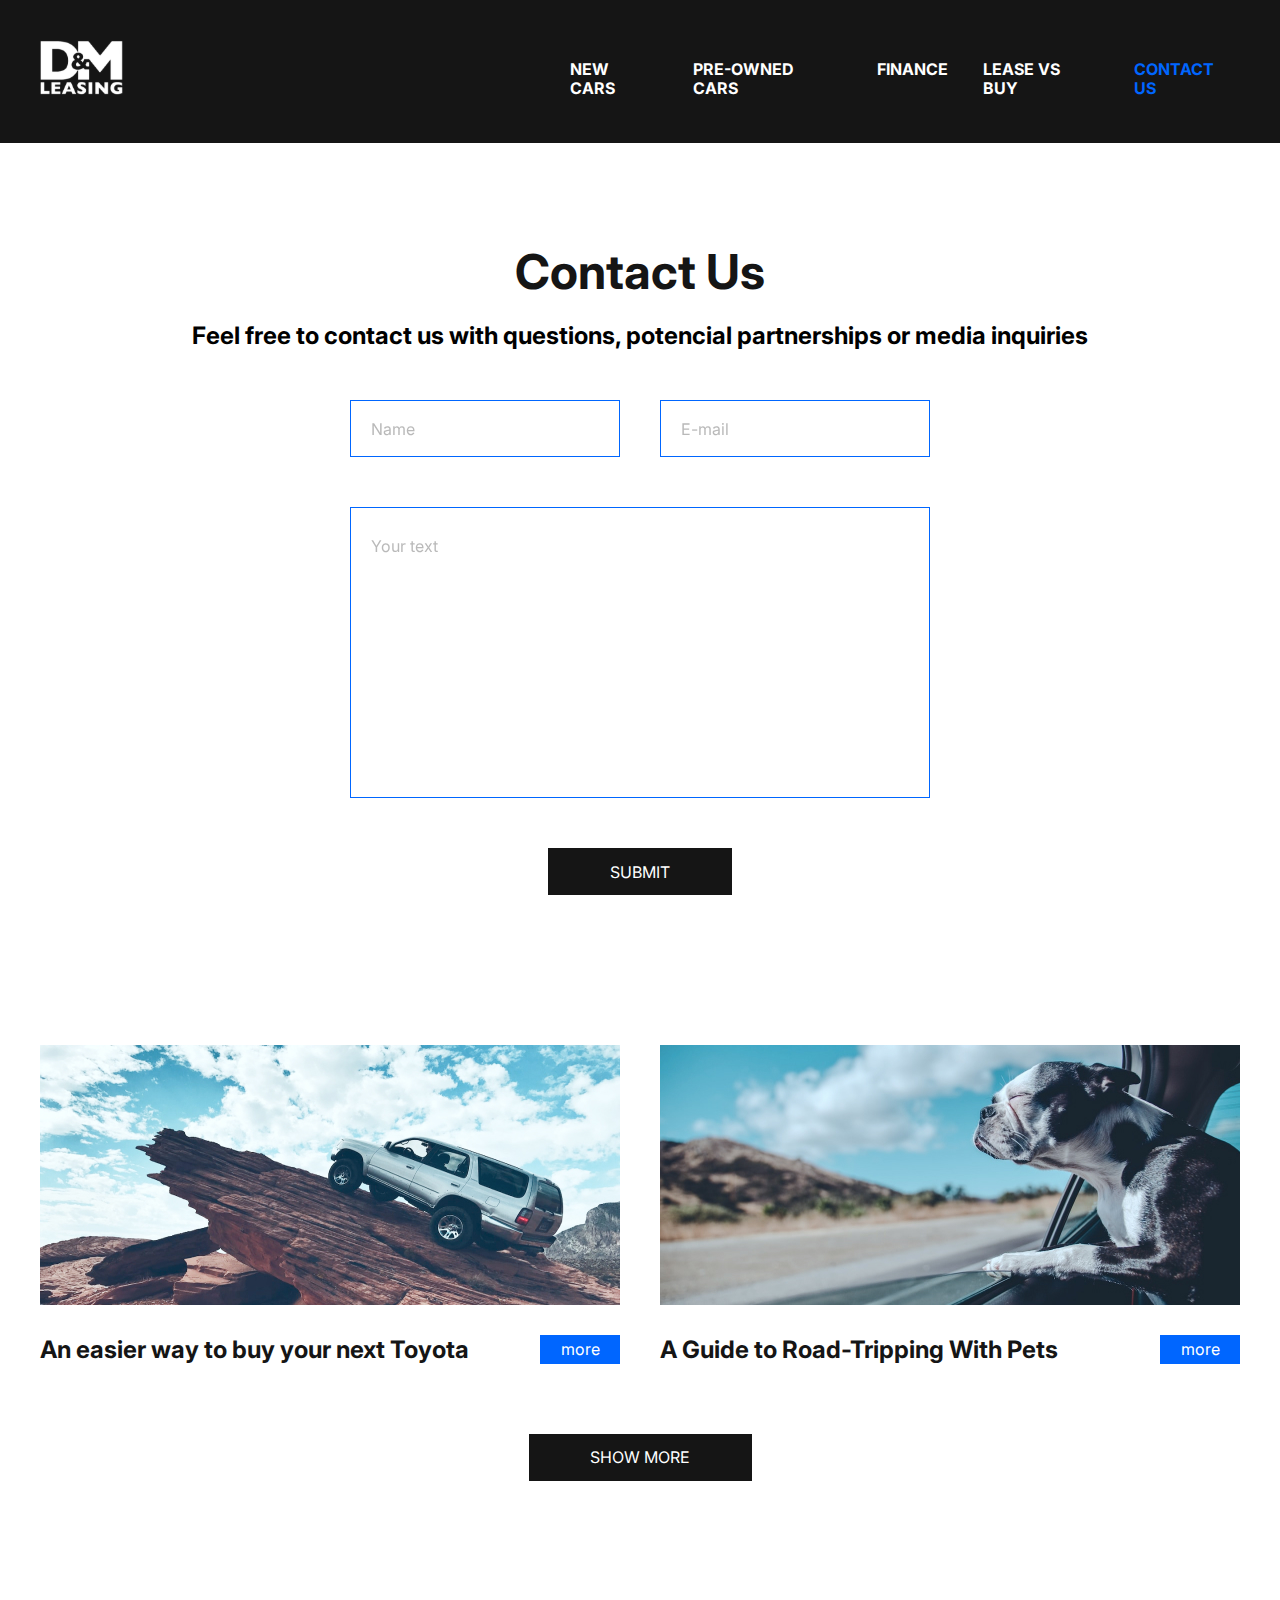
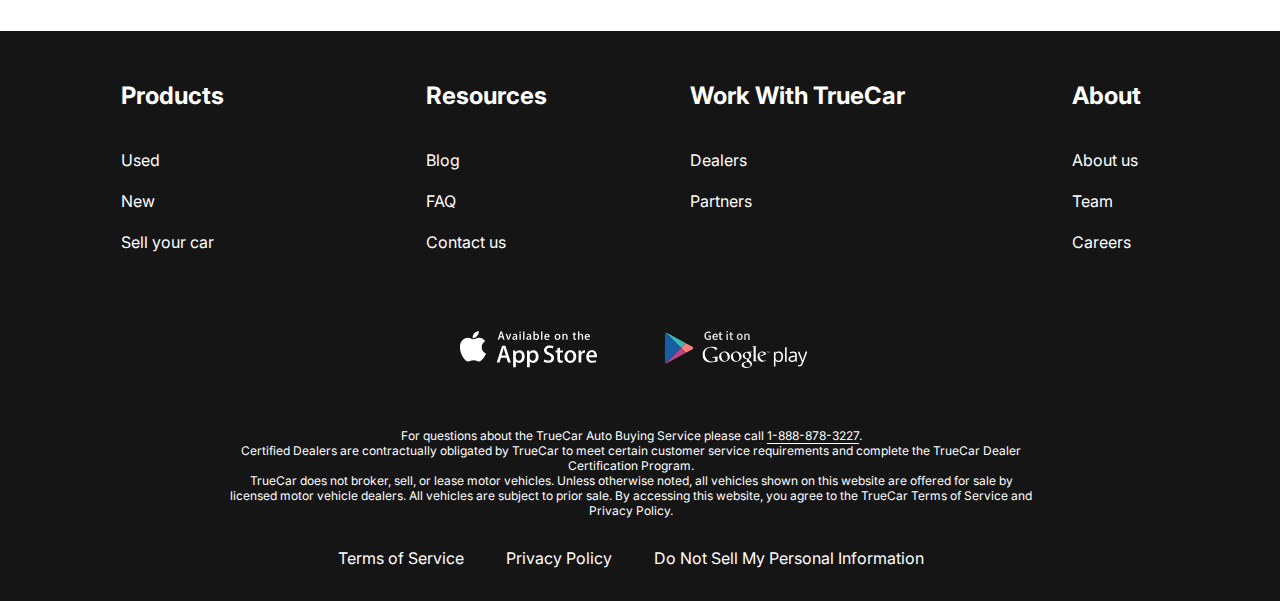
<file: contacts.html>
<!DOCTYPE html>
<html lang="en">
<head>
    <meta charset="UTF-8">
    <meta content="width=device-width, user-scalable=no, initial-scale=1.0, maximum-scale=1.0, minimum-scale=1.0" name="viewport">
    <meta content="ie=edge" http-equiv="X-UA-Compatible">
    <link href="css/my-normalize.css" rel="stylesheet">
    <link href="images/contacts.png" rel="icon"/>
    <link href="https://fonts.googleapis.com" rel="preconnect">
    <link crossorigin href="https://fonts.gstatic.com" rel="preconnect">
    <link href="https://fonts.googleapis.com/css2?family=Inter:wght@400;700&display=swap" rel="stylesheet">
    <link href="css/style.css" rel="stylesheet">
    <title>Contacts Us</title>
</head>
<body>

<div class="wrapper">
    <header class="header">
        <div class="container">
            <div class="header__inner">
                <a class="logo" href="index.html">
                    <img alt="logo" class="logo__img" src="images/logo.svg">
                </a>
                <nav class="menu">
                    <ul class="menu__list">
                        <li class="menu__list-item"><a class="menu__list-link" href="сhoose-car.html">NEW CARS</a></li>
                        <li class="menu__list-item"><a class="menu__list-link" href="#">PRE-OWNED CARS</a></li>
                        <li class="menu__list-item"><a class="menu__list-link" href="#">FINANCE</a></li>
                        <li class="menu__list-item"><a class="menu__list-link" href="#">LEASE VS BUY</a></li>
                        <li class="menu__list-item"><a class="menu__list-link menu__list-link--active" href="#">CONTACT US</a></li>
                    </ul>
                </nav>
            </div>
        </div>
    </header>
    <main class="main">
        <section class="contacts">
            <div class="container">
                <h2 class="contacts__title">Contact Us</h2>
                <p class="contacts__text">Feel free to contact us with questions, potencial partnerships or media inquiries</p>
                <form action="#" class="form">
                    <input class="form__input" type="text" placeholder="Name">
                    <input class="form__input" type="email" placeholder="E-mail">
                    <textarea class="form__textarea" placeholder="Your text"></textarea>
                    <button class="form__btn" type="submit">SUBMIT</button>
                </form>
            </div>
        </section>
        <section class="blog">
            <div class="container">
                <div class="blog__items">
                    <div class="blog__item">
                        <img src="images/blog-1.jpg" alt="blog-1" class="blog__item-img">
                        <h4 class="blog__item-title">An easier way to buy your next Toyota</h4>
                        <a href="#" class="blog__item-link">more</a>
                    </div>
                    <div class="blog__item">
                        <img src="images/blog-2.jpg" alt="blog-2" class="blog__item-img">
                        <h4 class="blog__item-title">A Guide to Road-Tripping With Pets</h4>
                        <a href="#" class="blog__item-link">more</a>
                    </div>
                </div>
                <a class="showmore__link" type="submit">SHOW MORE</a>
            </div>
        </section>
    </main>
    <footer class="footer">
        <div class="container">
            <div class="footer__inner">
                <nav class="footer__menu">
                    <ul class="footer__menu-list list-1">
                        <li class="footer__menu-item"><h3 class="footer__menu-title">Products</h3></li>
                        <li class="footer__menu-item"><a class="footer__menu-link" href="#">Used</a></li>
                        <li class="footer__menu-item"><a class="footer__menu-link" href="#">New</a></li>
                        <li class="footer__menu-item"><a class="footer__menu-link" href="#">Sell your car</a></li>
                    </ul>
                    <ul class="footer__menu-list list-2">
                        <li class="footer__menu-item"><h3 class="footer__menu-title">Resources</h3></li>
                        <li class="footer__menu-item"><a class="footer__menu-link" href="#">Blog</a></li>
                        <li class="footer__menu-item"><a class="footer__menu-link" href="#">FAQ</a></li>
                        <li class="footer__menu-item"><a class="footer__menu-link" href="#">Contact us</a></li>
                    </ul>
                    <ul class="footer__menu-list list-3">
                        <li class="footer__menu-item"><h3 class="footer__menu-title">Work With TrueCar</h3></li>
                        <li class="footer__menu-item"><a class="footer__menu-link" href="#">Dealers</a></li>
                        <li class="footer__menu-item"><a class="footer__menu-link" href="#">Partners</a></li>
                    </ul>
                    <ul class="footer__menu-list list-4">
                        <li class="footer__menu-item"><h3 class="footer__menu-title">About</h3></li>
                        <li class="footer__menu-item"><a class="footer__menu-link" href="#">About us</a></li>
                        <li class="footer__menu-item"><a class="footer__menu-link" href="#">Team</a></li>
                        <li class="footer__menu-item"><a class="footer__menu-link" href="#">Careers</a></li>
                    </ul>
                </nav>
                <ul class="app">
                    <li class="app__item"><a class="app__item-link" href="https://www.rustore.ru/" target="_blank"><img alt="appstore" class="app__item-img" src="images/appstore.svg"></a></li>
                    <li class="app__item"><a class="app__item-link" href="https://www.rustore.ru/" target="_blank"><img alt="googleplay" class="app__item-img" src="images/googleplay.svg"></a></li>
                </ul>
                <div class="footer__copy">
                    <p class="footer__copy-text">
                        For questions about the TrueCar Auto Buying Service please call <a class="footer__copy-telefon" href="tel:+18888783227">1-888-878-3227</a>.<br>
                        Certified Dealers are contractually obligated by TrueCar to meet certain customer service
                        requirements and complete the TrueCar Dealer<br>
                        Certification Program.
                    </p>
                    <p class="footer__copy-text">
                        TrueCar does not broker, sell, or lease motor vehicles. Unless otherwise noted, all vehicles shown on this website are offered for sale by<br>
                        licensed motor vehicle dealers. All
                        vehicles are subject to prior sale. By accessing this website, you agree to the TrueCar Terms of Service and<br>
                        Privacy Policy.
                    </p>
                </div>
                <nav class="copy__nav">
                    <ul class="copy__nav-list">
                        <li class="copy__nav-item"><a class="copy__nav-link" href="#">Terms of Service</a></li>
                        <li class="copy__nav-item"><a class="copy__nav-link" href="#">Privacy Policy</a></li>
                        <li class="copy__nav-item"><a class="copy__nav-link" href="#">Do Not Sell My Personal Information</a></li>
                    </ul>
                </nav>
            </div>
        </div>
    </footer>
</div>

</body>
</html>
</file>
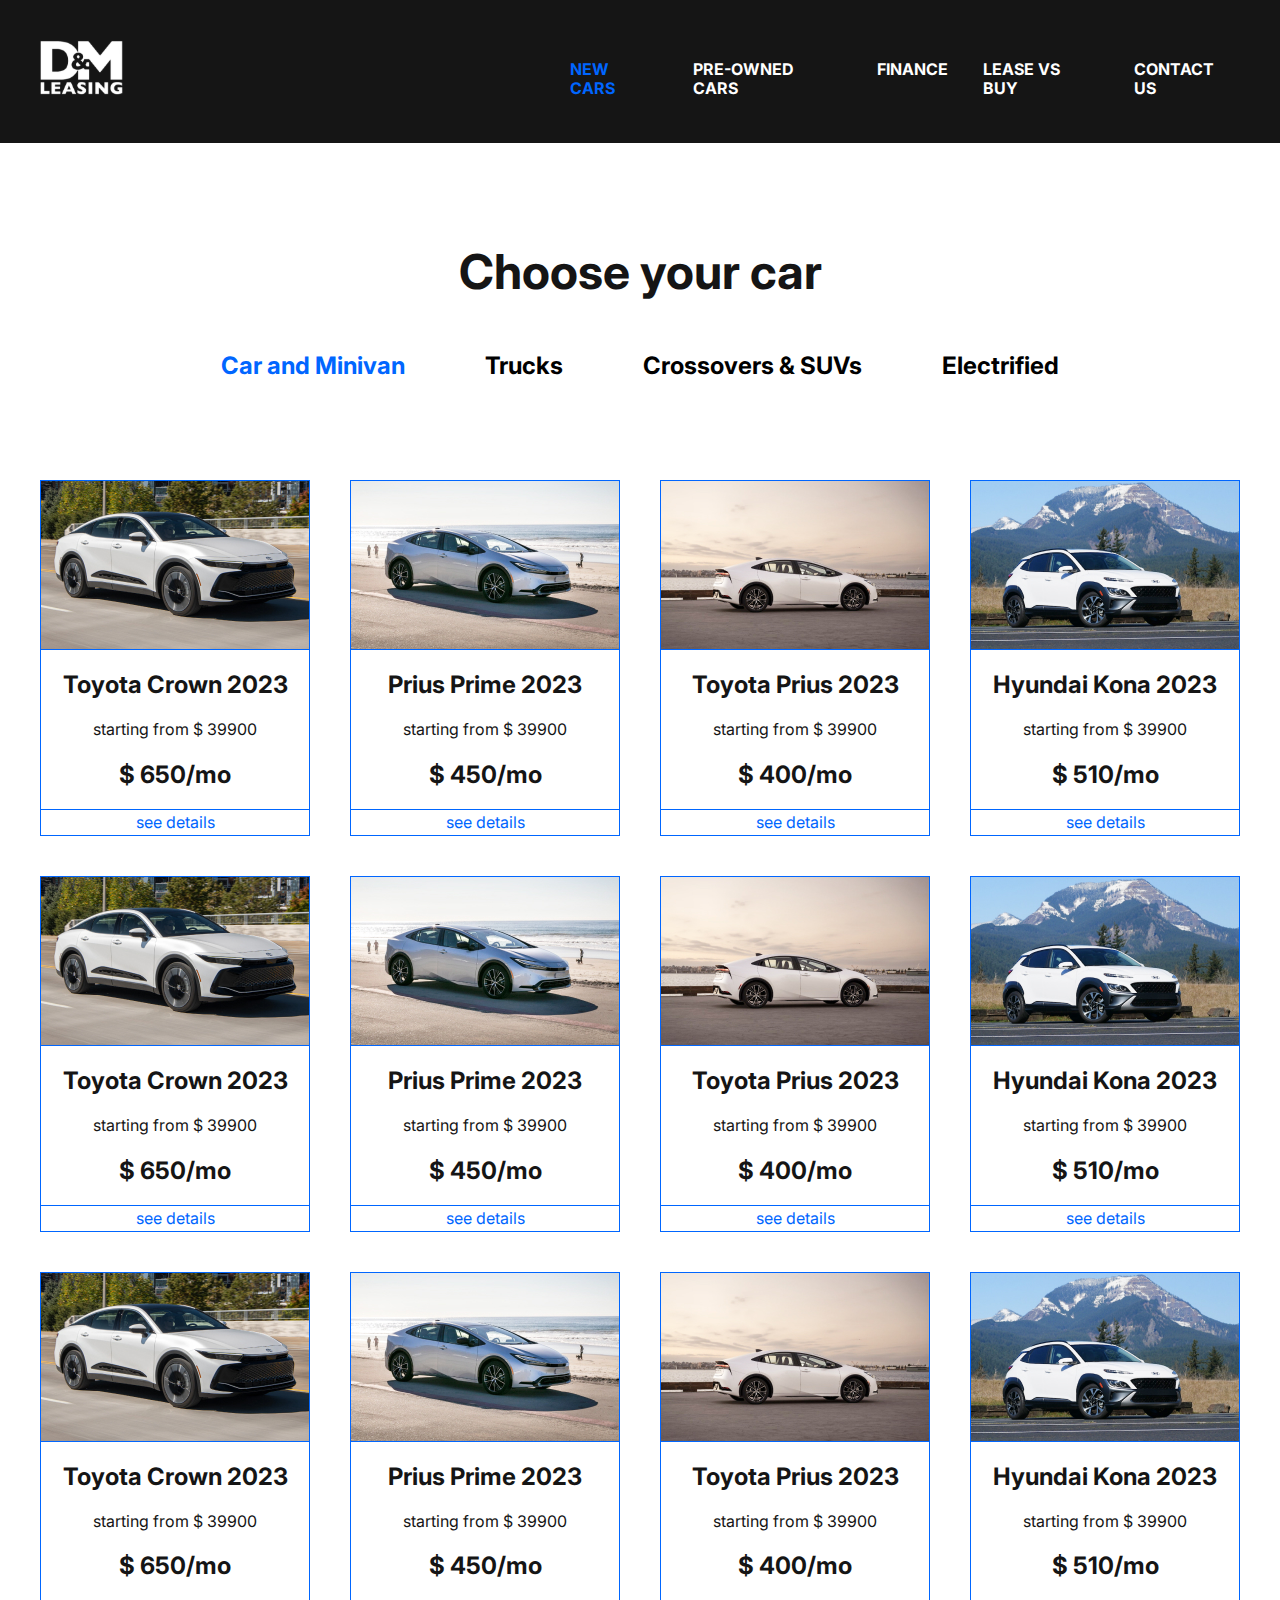
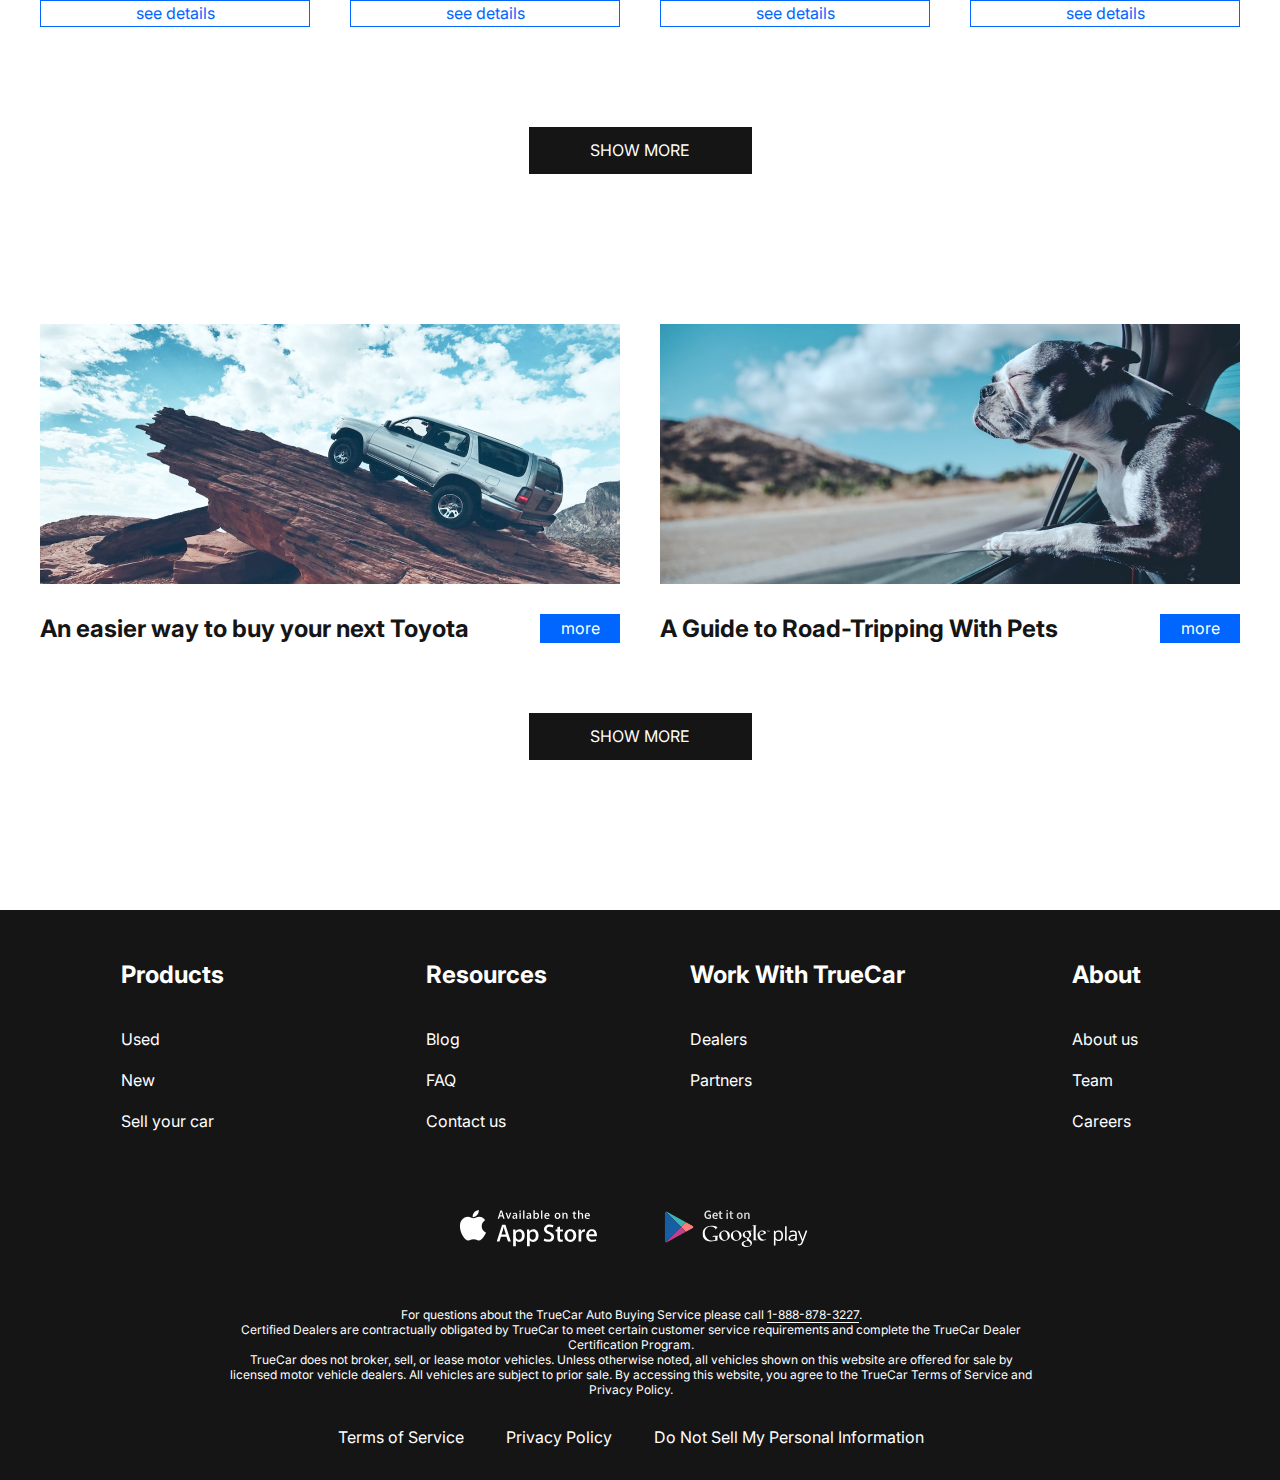
<file: сhoose-car.html>
<!DOCTYPE html>
<html lang="en">
<head>
    <meta charset="UTF-8">
    <meta content="width=device-width, user-scalable=no, initial-scale=1.0, maximum-scale=1.0, minimum-scale=1.0" name="viewport">
    <meta content="ie=edge" http-equiv="X-UA-Compatible">
    <link href="css/my-normalize.css" rel="stylesheet">
    <link href="images/catalog.png" rel="icon"/>
    <link href="https://fonts.googleapis.com" rel="preconnect">
    <link crossorigin href="https://fonts.gstatic.com" rel="preconnect">
    <link href="https://fonts.googleapis.com/css2?family=Inter:wght@400;700&display=swap" rel="stylesheet">
    <link href="css/style.css" rel="stylesheet">
    <title>Choose your car</title>
</head>
<body>

<div class="wrapper">
    <header class="header">
        <div class="container">
            <div class="header__inner">
                <a class="logo" href="index.html">
                    <img alt="logo" class="logo__img" src="images/logo.svg">
                </a>
                <nav class="menu">
                    <ul class="menu__list">
                        <li class="menu__list-item"><a class="menu__list-link menu__list-link--active" href="#">NEW CARS</a></li>
                        <li class="menu__list-item"><a class="menu__list-link" href="#">PRE-OWNED CARS</a></li>
                        <li class="menu__list-item"><a class="menu__list-link" href="#">FINANCE</a></li>
                        <li class="menu__list-item"><a class="menu__list-link" href="#">LEASE VS BUY</a></li>
                        <li class="menu__list-item"><a class="menu__list-link" href="contacts.html">CONTACT US</a></li>
                    </ul>
                </nav>
            </div>
        </div>
    </header>
    <main class="main">
        <section class="choose">
            <div class="container">
                <h2 class="section__title">Choose your car</h2>
                <div class="tabs">
                    <div class="tabs__btn">
                        <button class="tabs__btn-item tabs__btn-item--active" data-button="content-1">Car and Minivan</button>
                        <button class="tabs__btn-item" data-button="content-2">Trucks</button>
                        <button class="tabs__btn-item" data-button="content-3">Crossovers & SUVs</button>
                        <button class="tabs__btn-item" data-button="content-4">Electrified</button>
                    </div>
                    <div class="tabs__content">
                        <div class="tabs__content-item tabs__content-item--active" id="content-1">
                            <div class="card">
                                <img src="images/card-1.jpg" alt="car-img" class="card__img">
                                <div class="card__content">
                                    <h4 class="card__title">Toyota Crown 2023</h4>
                                    <p class="card__text">starting from $ 39900</p>
                                    <p class="card__price">$ 650/mo</p>
                                    <a href="#" class="card__link">see details</a>
                                </div>
                            </div>
                            <div class="card">
                                <img src="images/card-2.jpg" alt="car-img" class="card__img">
                                <div class="card__content">
                                    <h4 class="card__title">Prius Prime 2023</h4>
                                    <p class="card__text">starting from $ 39900</p>
                                    <p class="card__price">$ 450/mo</p>
                                    <a href="#" class="card__link">see details</a>
                                </div>
                            </div>
                            <div class="card">
                                <img src="images/card-3.jpg" alt="car-img" class="card__img">
                                <div class="card__content">
                                    <h4 class="card__title">Toyota Prius 2023</h4>
                                    <p class="card__text">starting from $ 39900</p>
                                    <p class="card__price">$ 400/mo</p>
                                    <a href="#" class="card__link">see details</a>
                                </div>
                            </div>
                            <div class="card">
                                <img src="images/card-4.jpg" alt="car-img" class="card__img">
                                <div class="card__content">
                                    <h4 class="card__title">Hyundai Kona 2023</h4>
                                    <p class="card__text">starting from $ 39900</p>
                                    <p class="card__price">$ 510/mo</p>
                                    <a href="#" class="card__link">see details</a>
                                </div>
                            </div>
                            <div class="card">
                                <img src="images/card-1.jpg" alt="car-img" class="card__img">
                                <div class="card__content">
                                    <h4 class="card__title">Toyota Crown 2023</h4>
                                    <p class="card__text">starting from $ 39900</p>
                                    <p class="card__price">$ 650/mo</p>
                                    <a href="#" class="card__link">see details</a>
                                </div>
                            </div>
                            <div class="card">
                                <img src="images/card-2.jpg" alt="car-img" class="card__img">
                                <div class="card__content">
                                    <h4 class="card__title">Prius Prime 2023</h4>
                                    <p class="card__text">starting from $ 39900</p>
                                    <p class="card__price">$ 450/mo</p>
                                    <a href="#" class="card__link">see details</a>
                                </div>
                            </div>
                            <div class="card">
                                <img src="images/card-3.jpg" alt="car-img" class="card__img">
                                <div class="card__content">
                                    <h4 class="card__title">Toyota Prius 2023</h4>
                                    <p class="card__text">starting from $ 39900</p>
                                    <p class="card__price">$ 400/mo</p>
                                    <a href="#" class="card__link">see details</a>
                                </div>
                            </div>
                            <div class="card">
                                <img src="images/card-4.jpg" alt="car-img" class="card__img">
                                <div class="card__content">
                                    <h4 class="card__title">Hyundai Kona 2023</h4>
                                    <p class="card__text">starting from $ 39900</p>
                                    <p class="card__price">$ 510/mo</p>
                                    <a href="#" class="card__link">see details</a>
                                </div>
                            </div>
                            <div class="card">
                                <img src="images/card-1.jpg" alt="car-img" class="card__img">
                                <div class="card__content">
                                    <h4 class="card__title">Toyota Crown 2023</h4>
                                    <p class="card__text">starting from $ 39900</p>
                                    <p class="card__price">$ 650/mo</p>
                                    <a href="#" class="card__link">see details</a>
                                </div>
                            </div>
                            <div class="card">
                                <img src="images/card-2.jpg" alt="car-img" class="card__img">
                                <div class="card__content">
                                    <h4 class="card__title">Prius Prime 2023</h4>
                                    <p class="card__text">starting from $ 39900</p>
                                    <p class="card__price">$ 450/mo</p>
                                    <a href="#" class="card__link">see details</a>
                                </div>
                            </div>
                            <div class="card">
                                <img src="images/card-3.jpg" alt="car-img" class="card__img">
                                <div class="card__content">
                                    <h4 class="card__title">Toyota Prius 2023</h4>
                                    <p class="card__text">starting from $ 39900</p>
                                    <p class="card__price">$ 400/mo</p>
                                    <a href="#" class="card__link">see details</a>
                                </div>
                            </div>
                            <div class="card">
                                <img src="images/card-4.jpg" alt="car-img" class="card__img">
                                <div class="card__content">
                                    <h4 class="card__title">Hyundai Kona 2023</h4>
                                    <p class="card__text">starting from $ 39900</p>
                                    <p class="card__price">$ 510/mo</p>
                                    <a href="#" class="card__link">see details</a>
                                </div>
                            </div>
                        </div>
                        <div class="tabs__content-item" id="content-2">
                            <div class="card">
                                <img src="images/card-1.jpg" alt="car-img" class="card__img">
                                <div class="card__content">
                                    <h4 class="card__title">Toyota Crown 2023</h4>
                                    <p class="card__text">starting from $ 39900</p>
                                    <p class="card__price">$ 650/mo</p>
                                    <a href="#" class="card__link">see details</a>
                                </div>
                            </div>
                            <div class="card">
                                <img src="images/card-2.jpg" alt="car-img" class="card__img">
                                <div class="card__content">
                                    <h4 class="card__title">Prius Prime 2023</h4>
                                    <p class="card__text">starting from $ 39900</p>
                                    <p class="card__price">$ 450/mo</p>
                                    <a href="#" class="card__link">see details</a>
                                </div>
                            </div>
                            <div class="card">
                                <img src="images/card-3.jpg" alt="car-img" class="card__img">
                                <div class="card__content">
                                    <h4 class="card__title">Toyota Prius 2023</h4>
                                    <p class="card__text">starting from $ 39900</p>
                                    <p class="card__price">$ 400/mo</p>
                                    <a href="#" class="card__link">see details</a>
                                </div>
                            </div>
                            <div class="card">
                                <img src="images/card-3.jpg" alt="car-img" class="card__img">
                                <div class="card__content">
                                    <h4 class="card__title">Toyota Prius 2023</h4>
                                    <p class="card__text">starting from $ 39900</p>
                                    <p class="card__price">$ 400/mo</p>
                                    <a href="#" class="card__link">see details</a>
                                </div>
                            </div>
                        </div>
                        <div class="tabs__content-item" id="content-3">
                            <div class="card">
                                <img src="images/card-1.jpg" alt="car-img" class="card__img">
                                <div class="card__content">
                                    <h4 class="card__title">Toyota Crown 2023</h4>
                                    <p class="card__text">starting from $ 39900</p>
                                    <p class="card__price">$ 650/mo</p>
                                    <a href="#" class="card__link">see details</a>
                                </div>
                            </div>
                            <div class="card">
                                <img src="images/card-2.jpg" alt="car-img" class="card__img">
                                <div class="card__content">
                                    <h4 class="card__title">Prius Prime 2023</h4>
                                    <p class="card__text">starting from $ 39900</p>
                                    <p class="card__price">$ 450/mo</p>
                                    <a href="#" class="card__link">see details</a>
                                </div>
                            </div>
                            <div class="card">
                                <img src="images/card-3.jpg" alt="car-img" class="card__img">
                                <div class="card__content">
                                    <h4 class="card__title">Toyota Prius 2023</h4>
                                    <p class="card__text">starting from $ 39900</p>
                                    <p class="card__price">$ 400/mo</p>
                                    <a href="#" class="card__link">see details</a>
                                </div>
                            </div>
                            <div class="card">
                                <img src="images/card-1.jpg" alt="car-img" class="card__img">
                                <div class="card__content">
                                    <h4 class="card__title">Toyota Crown 2023</h4>
                                    <p class="card__text">starting from $ 39900</p>
                                    <p class="card__price">$ 650/mo</p>
                                    <a href="#" class="card__link">see details</a>
                                </div>
                            </div>
                            <div class="card">
                                <img src="images/card-2.jpg" alt="car-img" class="card__img">
                                <div class="card__content">
                                    <h4 class="card__title">Prius Prime 2023</h4>
                                    <p class="card__text">starting from $ 39900</p>
                                    <p class="card__price">$ 450/mo</p>
                                    <a href="#" class="card__link">see details</a>
                                </div>
                            </div>
                            <div class="card">
                                <img src="images/card-3.jpg" alt="car-img" class="card__img">
                                <div class="card__content">
                                    <h4 class="card__title">Toyota Prius 2023</h4>
                                    <p class="card__text">starting from $ 39900</p>
                                    <p class="card__price">$ 400/mo</p>
                                    <a href="#" class="card__link">see details</a>
                                </div>
                            </div>
                            <div class="card">
                                <img src="images/card-3.jpg" alt="car-img" class="card__img">
                                <div class="card__content">
                                    <h4 class="card__title">Toyota Prius 2023</h4>
                                    <p class="card__text">starting from $ 39900</p>
                                    <p class="card__price">$ 400/mo</p>
                                    <a href="#" class="card__link">see details</a>
                                </div>
                            </div>
                            <div class="card">
                                <img src="images/card-3.jpg" alt="car-img" class="card__img">
                                <div class="card__content">
                                    <h4 class="card__title">Toyota Prius 2023</h4>
                                    <p class="card__text">starting from $ 39900</p>
                                    <p class="card__price">$ 400/mo</p>
                                    <a href="#" class="card__link">see details</a>
                                </div>
                            </div>
                        </div>
                        <div class="tabs__content-item" id="content-4">
                            <div class="card">
                                <img src="images/card-2.jpg" alt="car-img" class="card__img">
                                <div class="card__content">
                                    <h4 class="card__title">Prius Prime 2023</h4>
                                    <p class="card__text">starting from $ 39900</p>
                                    <p class="card__price">$ 450/mo</p>
                                    <a href="#" class="card__link">see details</a>
                                </div>
                            </div>
                            <div class="card">
                                <img src="images/card-3.jpg" alt="car-img" class="card__img">
                                <div class="card__content">
                                    <h4 class="card__title">Toyota Prius 2023</h4>
                                    <p class="card__text">starting from $ 39900</p>
                                    <p class="card__price">$ 400/mo</p>
                                    <a href="#" class="card__link">see details</a>
                                </div>
                            </div>
                            <div class="card">
                                <img src="images/card-2.jpg" alt="car-img" class="card__img">
                                <div class="card__content">
                                    <h4 class="card__title">Prius Prime 2023</h4>
                                    <p class="card__text">starting from $ 39900</p>
                                    <p class="card__price">$ 450/mo</p>
                                    <a href="#" class="card__link">see details</a>
                                </div>
                            </div>
                            <div class="card">
                                <img src="images/card-3.jpg" alt="car-img" class="card__img">
                                <div class="card__content">
                                    <h4 class="card__title">Toyota Prius 2023</h4>
                                    <p class="card__text">starting from $ 39900</p>
                                    <p class="card__price">$ 400/mo</p>
                                    <a href="#" class="card__link">see details</a>
                                </div>
                            </div>
                        </div>
                    </div>
                </div>
                <a class="showmore__link" type="submit">SHOW MORE</a>
            </div>
        </section>
        <section class="blog">
            <div class="container">
                <div class="blog__items">
                    <div class="blog__item">
                        <img src="images/blog-1.jpg" alt="blog-1" class="blog__item-img">
                        <h4 class="blog__item-title">An easier way to buy your next Toyota</h4>
                        <a href="#" class="blog__item-link">more</a>
                    </div>
                    <div class="blog__item">
                        <img src="images/blog-2.jpg" alt="blog-2" class="blog__item-img">
                        <h4 class="blog__item-title">A Guide to Road-Tripping With Pets</h4>
                        <a href="#" class="blog__item-link">more</a>
                    </div>
                </div>
                <a class="showmore__link" type="submit">SHOW MORE</a>
            </div>
        </section>
    </main>
    <footer class="footer">
        <div class="container">
            <div class="footer__inner">
                <nav class="footer__menu">
                    <ul class="footer__menu-list list-1">
                        <li class="footer__menu-item"><h3 class="footer__menu-title">Products</h3></li>
                        <li class="footer__menu-item"><a class="footer__menu-link" href="#">Used</a></li>
                        <li class="footer__menu-item"><a class="footer__menu-link" href="#">New</a></li>
                        <li class="footer__menu-item"><a class="footer__menu-link" href="#">Sell your car</a></li>
                    </ul>
                    <ul class="footer__menu-list list-2">
                        <li class="footer__menu-item"><h3 class="footer__menu-title">Resources</h3></li>
                        <li class="footer__menu-item"><a class="footer__menu-link" href="#">Blog</a></li>
                        <li class="footer__menu-item"><a class="footer__menu-link" href="#">FAQ</a></li>
                        <li class="footer__menu-item"><a class="footer__menu-link" href="contacts.html">Contact us</a></li>
                    </ul>
                    <ul class="footer__menu-list list-3">
                        <li class="footer__menu-item"><h3 class="footer__menu-title">Work With TrueCar</h3></li>
                        <li class="footer__menu-item"><a class="footer__menu-link" href="#">Dealers</a></li>
                        <li class="footer__menu-item"><a class="footer__menu-link" href="#">Partners</a></li>
                    </ul>
                    <ul class="footer__menu-list list-4">
                        <li class="footer__menu-item"><h3 class="footer__menu-title">About</h3></li>
                        <li class="footer__menu-item"><a class="footer__menu-link" href="#">About us</a></li>
                        <li class="footer__menu-item"><a class="footer__menu-link" href="#">Team</a></li>
                        <li class="footer__menu-item"><a class="footer__menu-link" href="#">Careers</a></li>
                    </ul>
                </nav>
                <ul class="app">
                    <li class="app__item"><a class="app__item-link" href="https://www.rustore.ru/" target="_blank"><img alt="appstore" class="app__item-img" src="images/appstore.svg"></a></li>
                    <li class="app__item"><a class="app__item-link" href="https://www.rustore.ru/" target="_blank"><img alt="googleplay" class="app__item-img" src="images/googleplay.svg"></a></li>
                </ul>
                <div class="footer__copy">
                    <p class="footer__copy-text">
                        For questions about the TrueCar Auto Buying Service please call <a class="footer__copy-telefon" href="tel:+18888783227">1-888-878-3227</a>.<br>
                        Certified Dealers are contractually obligated by TrueCar to meet certain customer service
                        requirements and complete the TrueCar Dealer<br>
                        Certification Program.
                    </p>
                    <p class="footer__copy-text">
                        TrueCar does not broker, sell, or lease motor vehicles. Unless otherwise noted, all vehicles shown on this website are offered for sale by<br>
                        licensed motor vehicle dealers. All
                        vehicles are subject to prior sale. By accessing this website, you agree to the TrueCar Terms of Service and<br>
                        Privacy Policy.
                    </p>
                </div>
                <nav class="copy__nav">
                    <ul class="copy__nav-list">
                        <li class="copy__nav-item"><a class="copy__nav-link" href="#">Terms of Service</a></li>
                        <li class="copy__nav-item"><a class="copy__nav-link" href="#">Privacy Policy</a></li>
                        <li class="copy__nav-item"><a class="copy__nav-link" href="#">Do Not Sell My Personal Information</a></li>
                    </ul>
                </nav>
            </div>
        </div>
    </footer>
</div>
<script src="js/main.js"></script>
</body>
</html>
</file>
<file: css/style.css>
html,
body {
    height: 100%;
}

body {
    font-family: 'Inter', sans-serif;
    color: #151515;
}

.wrapper {
    min-height: 100%;
    display: flex;
    flex-direction: column;
}

.header {
    background-color: #151515;
}

.header-main {
    background-color: transparent;
    position: absolute;
    z-index: 10;
    left: 0;
    right: 0;
}

.container {
    max-width: 1220px;
    padding: 0 10px;
    margin: 0 auto;
}

.header__inner {
    padding-top: 40px;
    padding-bottom: 45px;
    display: flex;
    justify-content: space-between;
}

.menu {
    align-self: flex-end;
}

.menu__list {
    max-width: 670px;
    display: flex;
    justify-content: space-between;
    gap: 35px;
}


.menu__list-link {
    text-decoration: none;
    text-transform: uppercase;
    font-weight: 700;
    font-size: 16px;
    line-height: 19px;
    color: #FFFFFF;
}

.menu__list-link:hover {
    color: #0066FF;
}

.menu__list-link--active {
    color: #0066FF;
}

.footer {
    background-color: #151515;
    /*background-color: #0066FF;*/
    color: #FFFFFF;
}

.footer a {
    color: #FFFFFF;
}

.footer__inner {
    padding: 50px 99px 32px 81px;
}

.footer__menu {
    display: flex;
    justify-content: space-between;
    margin-bottom: 50px;
}

.footer__menu-list {
    max-width: 225px;
}

.list-2 {
    transform: translateX(31px);
}

.list-3 {
    transform: translateX(4px);
}

.footer__menu-title {
    font-weight: 700;
    font-size: 24px;
    line-height: 29px;
    color: #FFFFFF;
    margin-bottom: 40px;
}

.footer__menu-link {
    font-weight: 400;
    font-size: 16px;
    line-height: 130%;
    color: #FFFFFF;
}

.footer__menu-link:hover {
    color: #0066FF;
}

.footer__menu-item + .footer__menu-item {
    margin-bottom: 20px;
}

.app {
    display: flex;
    justify-content: center;
    gap: 39px;
    margin-bottom: 52px;
}

.app__item:hover {
    outline: 1px solid white;
    border-radius: 10px;
}

.footer__copy {
    margin: 0 auto 30px;
    max-width: 806px;
    text-align: center;
}

.footer__copy-text {
    font-weight: 400;
    font-size: 12px;
    line-height: 15px;
    color: #FFFFFF;
}

.footer__copy-telefon {
    border-bottom: 1px solid white;
}

.footer__copy-telefon:hover {
    color: #0066FF;
    border-bottom: 1px solid #0066FF;
}

.copy__nav {
    max-width: 586px;
    margin: 0 auto;
}

.copy__nav-list {
    display: flex;
    justify-content: space-between;
}

.copy__nav-item {
    font-weight: 400;
    font-size: 16px;
    line-height: 130%;
    color: #FFFFFF;
}

.main {
    flex-grow: 1;
}

.top {
    color: #FFFFFF;
    text-align: center;
    /*padding-top: 107px;*/
    padding-top: 247px;
    /*padding-bottom: 50px;*/
    position: absolute;
    z-index: 5;
    left: 0;
    right: 0;
}

.title {
    padding-bottom: 38px;
    font-weight: 700;
    font-size: 96px;
    line-height: 116px;
    margin: 0;
}

.top__link {
    /*background-color: #151515;*/
    max-width: 430px;
    width: 100%;
    padding: 23px 23px;
    display: inline-block;
    font-weight: 700;
    font-size: 36px;
    line-height: 44px;
    text-transform: uppercase;
    color: #FFFFFF;
    /*opacity: .7;*/
    background-color: rgba(0, 0, 0, 0.2);
    border-radius: 50px;
}

.top__link:hover {
    background-color: #0066FF;
    /*opacity: 1;*/
}

.swiper:hover .swiper-pagination-bullet {
    opacity: 1;
}

.swiper-wrapper {

}

.swiper-slide {
    height: 100vh;
    background-repeat: no-repeat;
    background-size: cover;
    cursor: pointer;

    /*width: 100%;*/
    /*max-height: 100%;*/
    /*background-repeat: no-repeat;*/
    /*object-fit: cover;*/
    /*background-position: center;*/
}

/*.swiper__img {*/
/*    max-width: 1920px;*/
/*    object-fit: contain;*/
/*    background-repeat: no-repeat;*/
/*}*/

.swiper-pagination {
    display: flex;
    gap: 30px;
    justify-content: center;
    align-items: center;
}

.swiper-horizontal > .swiper-pagination-bullets, .swiper-pagination-bullets.swiper-pagination-horizontal, .swiper-pagination-custom, .swiper-pagination-fraction {
    bottom: 15px;
}

.swiper-pagination-bullet {
    width: 120px;
    height: 3px;
    background-color: #151515;
    /*opacity: .5;*/
    opacity: .2;
    /*opacity: 0;*/
    border-radius: 0;
}

.swiper-pagination-bullet-active {
    height: 6px;
    background-color: white;
}

.why-lease {
    padding: 150px 0;
}

.why-lease__title {
    font-weight: 700;
    font-size: 48px;
    line-height: 58px;
    text-align: center;
    margin-bottom: 50px;
}

.why-lease__list {
    display: flex;
    gap: 40px;
    flex-wrap: wrap;
}

.why-lease__item {
    max-width: 270px;
    width: 100%;
    display: flex;
    flex-direction: column;
    gap: 30px;
    align-items: center;
}

/*.why-lease__item-img-wrapper {*/
/*    width: 150px;*/
/*    height: 150px;*/
/*    border: 1px solid #0066FF;*/
/*    border-radius: 50%;*/
/*    display: flex;*/
/*    justify-content: center;*/
/*    align-items: center;*/
/*}*/

.why-lease__item-img {

}

.how-does {
    padding-bottom: 150px;
}

.how-does__inner {
    max-width: 594px;
    width: 100%;
    margin: 0 auto;
}

.how-does__title {
    font-weight: 700;
    font-size: 48px;
    line-height: 58px;
    margin-bottom: 50px;
}

.how-does__text {
    max-width: 580px;
    width: 100%;
    font-weight: 400;
    font-size: 16px;
    line-height: 130%;
    margin-bottom: 50px;
}

.how-does__text--bottom {
    margin-top: 70px;
    margin-bottom: 0;
}

.how-does__mini-title {
    max-width: 580px;
    width: 100%;
    font-weight: 700;
    font-size: 24px;
    line-height: 29px;
    margin-bottom: 50px;
}

.how-does__list {
    counter-reset: myCounter;
}

.how-does__item {
    list-style-type: none;
    width: 270px;
    font-weight: 400;
    font-size: 16px;
    line-height: 130%;
    position: relative;
    margin-left: auto;
    padding: 19px 0 19px 240px;
    box-sizing: content-box;
    min-height: 63px;
}

.how-does__item + .how-does__item {
    margin-top: 40px;
}

.how-does__item::before {
    counter-increment: myCounter;
    content: counter(myCounter);
    /*display: inline-block;*/
    background-color: #0066FF;

    font-weight: 700;
    font-size: 48px;
    line-height: 58px;
    color: #FFFFFF;

    width: 100px;
    height: 100px;
    border-radius: 50%;

    display: flex;
    justify-content: center;
    align-items: center;

    position: absolute;
    left: 0;
    top: 0;
}

.welcome {
    margin-bottom: 150px;
}

.welcome__inner {
    max-width: 1000px;
    width: 100%;
    margin: 0 auto;
    text-align: center;
}

.welcome__title {
    margin-bottom: 20px;
    font-weight: 700;
    font-size: 48px;
    line-height: 58px;
    text-transform: uppercase;
}

.welcome__text {
    margin-bottom: 50px;
    font-weight: 700;
    font-size: 24px;
    line-height: 29px;
}

.important {
    margin-bottom: 150px;
}

.important__title {
    text-align: center;
    font-weight: 700;
    font-size: 48px;
    line-height: 58px;
    margin-bottom: 20px;
}

.important__text {
    margin: 0 auto 50px;
    max-width: 580px;
    width: 100%;
    font-weight: 400;
    font-size: 16px;
    line-height: 130%;
}

.important__list {
    display: flex;
    gap: 40px;
}

.important__item-img {
    margin-bottom: 20px;
}

.contacts {
    padding: 100px 0 150px;
}

.contacts__title {
    text-align: center;
    font-weight: 700;
    font-size: 48px;
    line-height: 58px;
    margin-bottom: 20px;
}

.contacts__text {
    text-align: center;
    font-weight: 700;
    font-size: 24px;
    line-height: 29px;
    color: #000000;
    margin-bottom: 50px;
}

.form {
    max-width: 580px;
    /*width: 100%;*/
    margin: 0 auto;
    display: flex;
    justify-content: space-between;
    flex-wrap: wrap;
}

.form__input {
    width: 270px;
    height: 57px;
    padding: 18px 20px;
    border: 1px solid #0066FF;
    margin-bottom: 50px;
}

.form__input::placeholder {
    font-weight: 400;
    font-size: 16px;
    line-height: 130%;
    opacity: 0.5;
}

.form__textarea {
    width: 100%;
    height: 291px;
    border: 1px solid #0066FF;
    margin-bottom: 50px;
    padding: 28px 20px;
    resize: none;
}

.form__textarea::placeholder {
    font-weight: 400;
    font-size: 16px;
    line-height: 130%;
    opacity: 0.5;
}

.form__btn {
    width: 184px;
    height: 47px;
    margin: 0 auto;
    background-color: #151515;
    text-transform: uppercase;
    color: #FFFFFF;
    display: flex;
    justify-content: center;
    align-items: center;
    cursor: pointer;
    border: transparent;
}

.form__btn:hover {
    background-color: #0066FF;
}

.blog {
    padding-bottom: 150px;
}

.blog__items {
    display: grid;
    grid-template-columns: repeat(2, 1fr);
    gap: 40px;
}

.blog__item {
    display: flex;
    justify-content: space-between;
    flex-wrap: wrap;
}

.blog__item-img {
    margin-bottom: 30px;
    width: 100%;
}

.blog__item-title {
    flex-basis: 446px;
    font-weight: 700;
    font-size: 24px;
    line-height: 29px;
}

.blog__item-link {
    width: 80px;
    height: 29px;
    background-color: #0066FF;
    font-weight: 400;
    font-size: 16px;
    line-height: 130%;
    color: #FFFFFF;
    display: flex;
    justify-content: center;
    align-items: center;
    border: transparent;
}

.blog__item-link:hover {
    background-color: #151515;
}

.showmore__link {
    display: block;
    margin: 70px auto 0;
    width: 223px;
    height: 47px;
    background-color: #151515;
    font-weight: 400;
    font-size: 16px;
    line-height: 130%;
    color: #FFFFFF;
    text-transform: uppercase;
    cursor: pointer;
    border: transparent;
    padding: 13px 61px;
}

.showmore__link:hover {
    background-color: #0066FF;
}

.choose {
    padding: 100px 0 150px;
}

.section__title {
    font-weight: 700;
    font-size: 48px;
    line-height: 58px;
    text-align: center;
    margin-bottom: 50px;
}

.tabs__btn {
    display: flex;
    gap: 80px;
    justify-content: center;
    margin-bottom: 100px;
}

.tabs__btn-item {
    cursor: pointer;
    font-weight: 700;
    font-size: 24px;
    line-height: 29px;
    border: none;
    background-color: transparent;
}

.tabs__btn-item--active {
    color: #0066FF;
}

/*.tabs__content{*/
/*    display: grid;*/
/*    grid-template-rows: repeat(3, 1fr);*/
/*    gap: 100px;*/
/*}*/

.tabs__content-item {
    display: none;
    grid-template-columns: repeat(4, 1fr);
    gap: 40px;
    margin-bottom: 100px;
}

.tabs__content-item.tabs__content-item--active {
    display: grid;
}

/*.tabs__content-item:last-child {*/
/*    margin-bottom: 0;*/
/*}*/

.card {
    text-align: center;
}

.card__img {
    display: block;
}

.card__content {
    border: 1px solid #0066FF;
    border-top: none;
    padding-top: 20px;
    /*transform: translateY(-4px);*/
}

.card__title {
    font-weight: 700;
    font-size: 24px;
    line-height: 29px;
    margin-bottom: 20px;
}

.card__text {
    font-weight: 400;
    font-size: 16px;
    line-height: 130%;
    margin-bottom: 20px;
}

.card__price {
    font-weight: 700;
    font-size: 24px;
    line-height: 29px;
    margin-bottom: 20px;
}

.card__link {
    font-weight: 400;
    font-size: 16px;
    line-height: 130%;
    color: #0066FF;
    display: block;
    padding: 2px 0;
    border-top: 1px solid #0066FF;
}

.card__link:hover {
    color: #151515;
}
</file>
